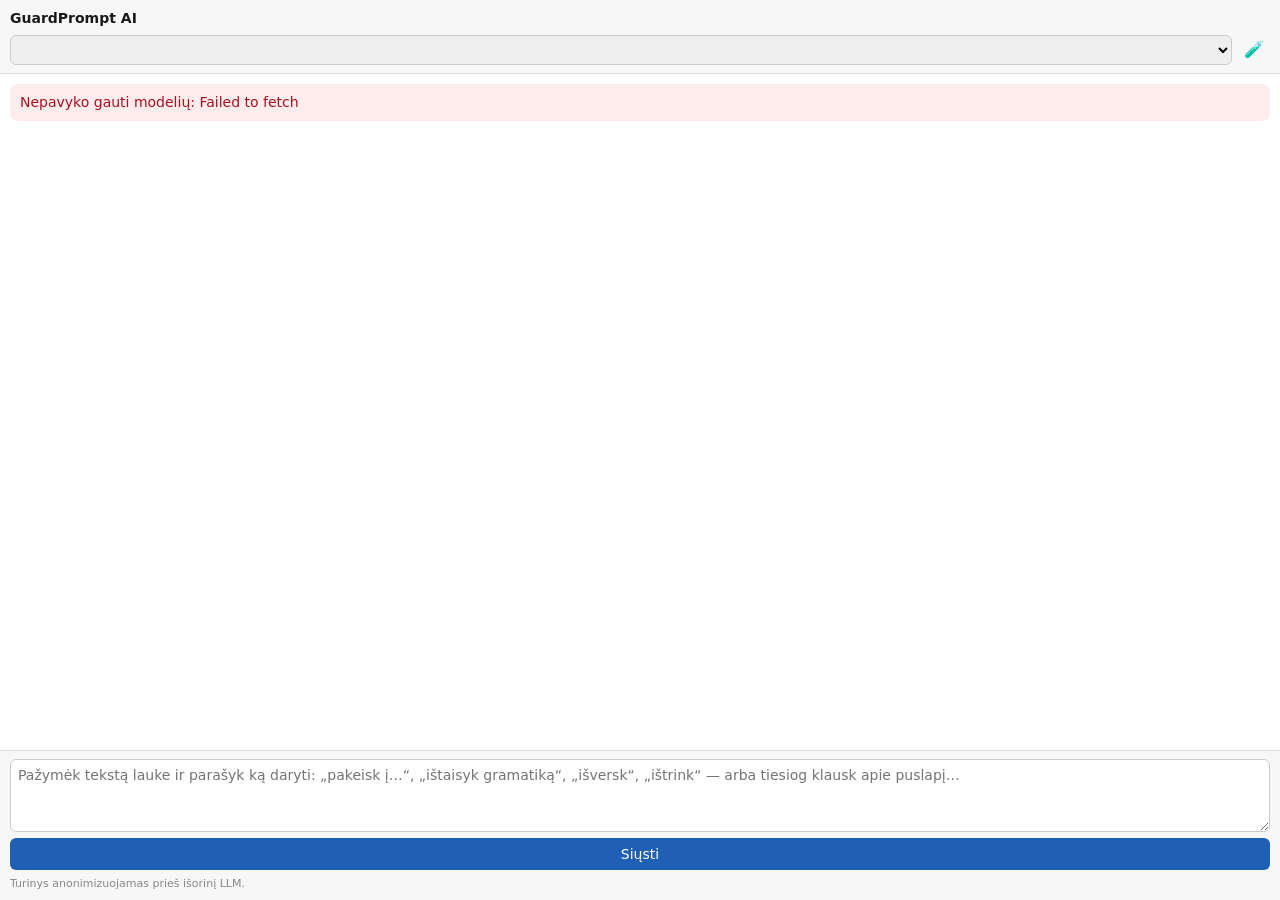
<file: browser-extension/sidepanel.html>
<!doctype html>
<html lang="lt">
<head>
  <meta charset="utf-8" />
  <meta name="viewport" content="width=device-width, initial-scale=1" />
  <link rel="stylesheet" href="sidepanel.css" />
  <title>GuardPrompt AI</title>
</head>
<body>
  <header>
    <div class="brandrow">
      <img id="brandLogo" class="brandlogo" alt="" />
      <span class="brand" id="brandName">GuardPrompt AI</span>
    </div>
    <div class="modelrow">
      <select id="model" title="Modelis"></select>
      <button id="test" title="Testas: ar anonimizacija veikia" class="icon">🧪</button>
    </div>
  </header>

  <main id="log" aria-live="polite"></main>

  <footer>
    <textarea id="q" rows="3" placeholder="Pažymėk tekstą lauke ir parašyk ką daryti: „pakeisk į…“, „ištaisyk gramatiką“, „išversk“, „ištrink“ — arba tiesiog klausk apie puslapį…"></textarea>
    <button id="send">Siųsti</button>
    <button id="stop" class="hidden stopbtn">⏹ Stabdyti</button>
    <p class="muted" id="note">Turinys anonimizuojamas prieš išorinį LLM.</p>
  </footer>

  <script src="env-config.js"></script>
  <script src="sidepanel.js"></script>
</body>
</html>
</file>
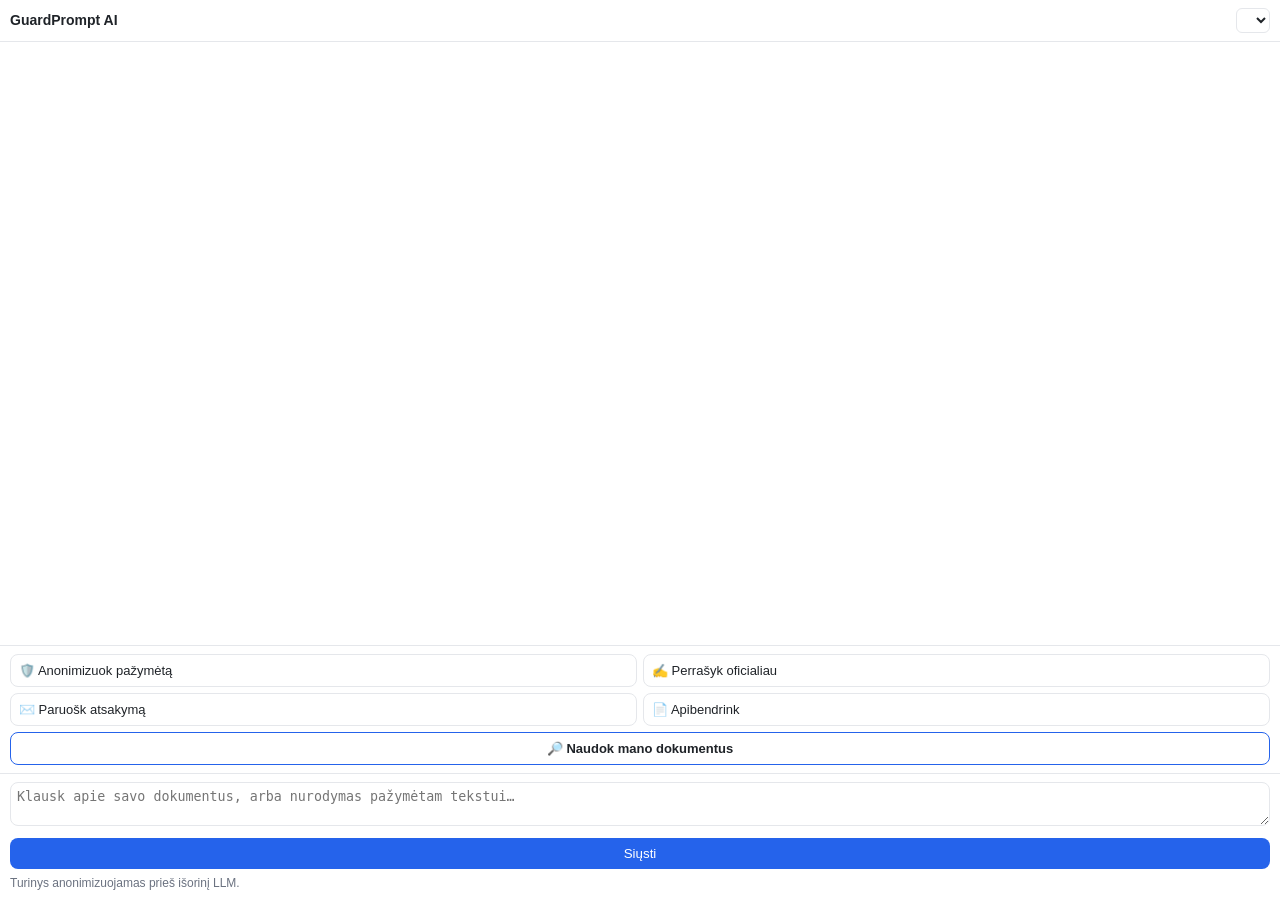
<file: office-addin/taskpane.html>
<!doctype html>
<html lang="lt">
<head>
  <meta charset="utf-8" />
  <meta name="viewport" content="width=device-width, initial-scale=1" />
  <link rel="stylesheet" href="taskpane.css" />
  <title>GuardPrompt AI</title>
  <!-- Office.js: the bridge to read/write the Word document or Outlook mail. Loaded
       from Microsoft's CDN (required — Office injects the host-specific runtime). -->
  <script src="https://appsforoffice.microsoft.com/lib/1/hosted/office.js"></script>
</head>
<body>
  <header>
    <div class="brandrow">
      <img id="brandLogo" class="brandlogo" alt="" />
      <span class="brand" id="brandName">GuardPrompt AI</span>
    </div>
    <div class="modelrow">
      <select id="model" title="Modelis"></select>
    </div>
  </header>

  <main id="log" aria-live="polite"></main>

  <section id="actions">
    <button class="act" data-op="anon">🛡️ Anonimizuok pažymėtą</button>
    <button class="act" data-op="rewrite">✍️ Perrašyk oficialiau</button>
    <button class="act" data-op="reply">✉️ Paruošk atsakymą</button>
    <button class="act" data-op="summary">📄 Apibendrink</button>
    <button class="act wide" id="useDocs">🔎 Naudok mano dokumentus</button>
  </section>

  <footer>
    <textarea id="q" rows="2" placeholder="Klausk apie savo dokumentus, arba nurodymas pažymėtam tekstui…"></textarea>
    <div class="btnrow">
      <button id="send">Siųsti</button>
      <button id="stop" class="hidden stopbtn">⏹ Stabdyti</button>
    </div>
    <p class="muted" id="note">Turinys anonimizuojamas prieš išorinį LLM.</p>
  </footer>

  <script src="env-config.js"></script>
  <script src="taskpane.js"></script>
</body>
</html>
</file>
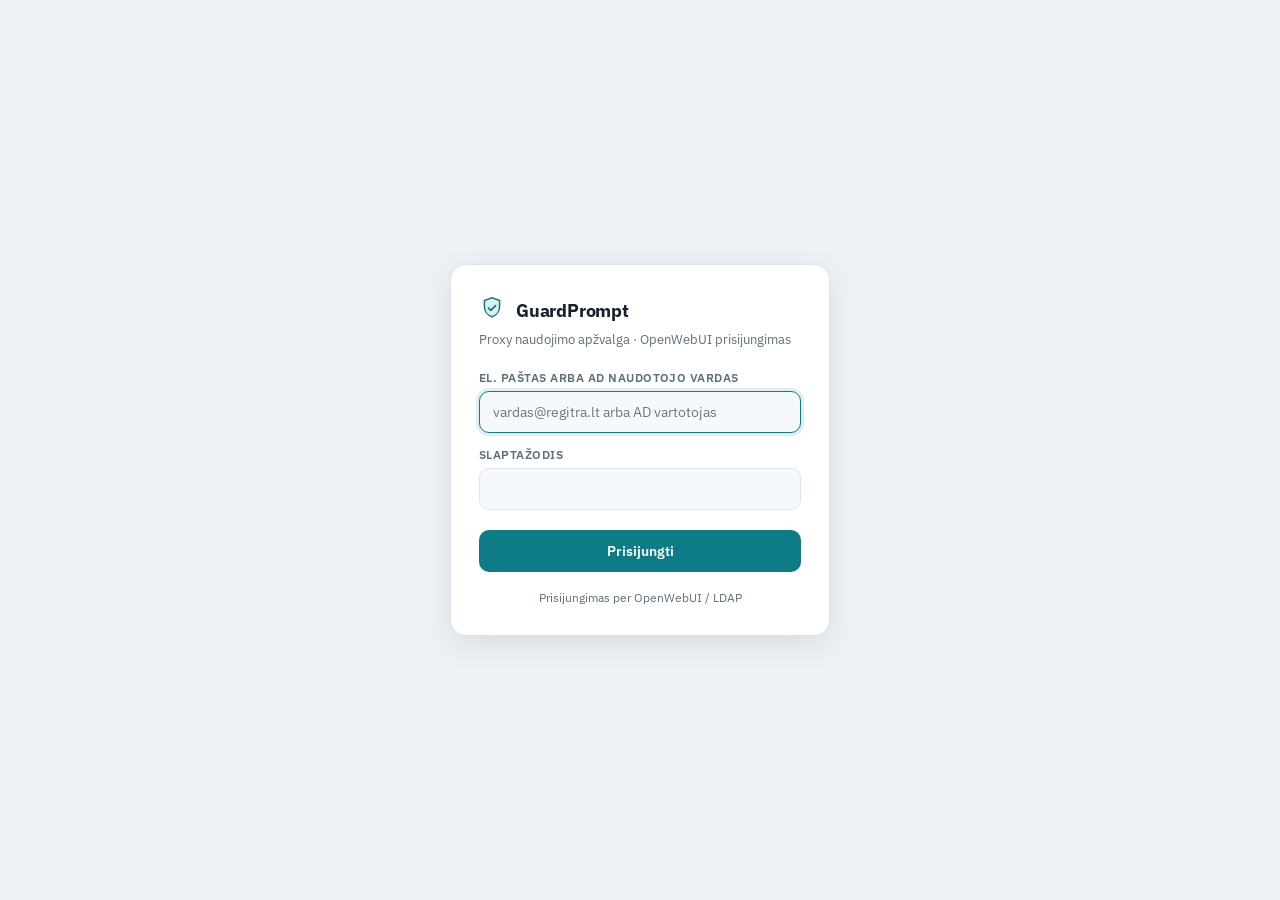
<file: gp-usage/static/login.html>
<!doctype html><html lang="lt"><head><meta charset="utf-8"><meta name="viewport" content="width=device-width,initial-scale=1">
<title>Prisijungimas · Proxy naudojimas</title>
<link rel="preconnect" href="https://fonts.googleapis.com"><link rel="preconnect" href="https://fonts.gstatic.com" crossorigin>
<link rel="stylesheet" href="https://fonts.googleapis.com/css2?family=IBM+Plex+Sans:wght@400;500;600;700&display=swap">
<style>
:root{--ground:#eef2f6;--surface:#fff;--surface-2:#f6f9fb;--ink:#132330;--muted:#5c6f7e;--border:#dde5ec;--accent:#0e7c86;--accent-soft:#dcf0f2;--crit:#bd3b2f;--crit-soft:#f7dfdc;--shadow:0 8px 30px rgba(19,35,48,.10)}
@media (prefers-color-scheme:dark){:root{--ground:#0c141d;--surface:#111e29;--surface-2:#0f1a24;--ink:#e7eef4;--muted:#93a5b3;--border:#22323f;--accent:#28b7c3;--accent-soft:#13313a;--crit:#e0645a;--crit-soft:#331b19;--shadow:0 10px 40px rgba(0,0,0,.5)}}
*{box-sizing:border-box}html,body{height:100%}
body{margin:0;background:var(--ground);color:var(--ink);font-family:"IBM Plex Sans",system-ui,sans-serif;display:grid;place-items:center;padding:20px}
.card{width:100%;max-width:380px;background:var(--surface);border:1px solid var(--border);border-radius:16px;box-shadow:var(--shadow);padding:30px 28px}
.brand{display:flex;align-items:center;gap:11px;margin-bottom:6px}
.brand .s{color:var(--accent)}
.brand b{font-weight:700;font-size:18px;letter-spacing:-.2px}
.sub{color:var(--muted);font-size:13px;margin:2px 0 22px}
label{display:block;font-size:12px;font-weight:600;color:var(--muted);margin:14px 0 6px;text-transform:uppercase;letter-spacing:.04em}
input{width:100%;border:1px solid var(--border);background:var(--surface-2);color:var(--ink);border-radius:10px;padding:11px 13px;font:inherit;font-size:14px;outline:none}
input:focus{border-color:var(--accent);box-shadow:0 0 0 3px var(--accent-soft)}
button{width:100%;margin-top:20px;border:0;background:var(--accent);color:#fff;font:inherit;font-weight:600;font-size:14px;padding:12px;border-radius:10px;cursor:pointer}
button:hover{filter:brightness(1.06)}
.err{background:var(--crit-soft);color:var(--crit);border-radius:10px;padding:10px 12px;font-size:13px;margin-top:16px;font-weight:500}
.foot{color:var(--muted);font-size:11.5px;text-align:center;margin-top:18px}
</style></head><body>
<form class="card" method="post" action="login">
  <div class="brand"><span class="s"><svg width="26" height="26" viewBox="0 0 24 24" fill="none"><path d="M12 2.5l7 2.6v5.4c0 4.6-3 8.3-7 9.6-4-1.3-7-5-7-9.6V5.1l7-2.6z" fill="currentColor" opacity=".13"/><path d="M12 2.5l7 2.6v5.4c0 4.6-3 8.3-7 9.6-4-1.3-7-5-7-9.6V5.1l7-2.6z" stroke="currentColor" stroke-width="1.4"/><path d="M8.7 12l2.2 2.2 4.4-4.4" stroke="currentColor" stroke-width="1.6" stroke-linecap="round" stroke-linejoin="round"/></svg></span><b>GuardPrompt</b></div>
  <div class="sub">Proxy naudojimo apžvalga · OpenWebUI prisijungimas</div>
  <label for="email">El. paštas arba AD naudotojo vardas</label>
  <input id="email" name="email" type="text" autocomplete="username" required autofocus
         placeholder="vardas@regitra.lt arba AD vartotojas">
  <label for="password">Slaptažodis</label>
  <input id="password" name="password" type="password" autocomplete="current-password" required>
  <button type="submit">Prisijungti</button>
  <!--ERR-->
  <div class="foot">Prisijungimas per OpenWebUI / LDAP</div>
</form>
</body></html>
</file>
<file: browser-extension/sidepanel.css>
* { box-sizing: border-box; }
:root {
  /* Accent used by the primary button. A calm corporate blue by default; a deployment
     overrides it at runtime from brand.json ("color") — see loadBrand(). */
  --gp-accent: #1f5fb4;
}
body {
  margin: 0; font: 14px/1.45 system-ui, sans-serif;
  display: flex; flex-direction: column; height: 100vh;
  color: #1a1a1a; background: #fff;
}
@media (prefers-color-scheme: dark) {
  body { color: #e6e6e6; background: #1c1c1e; }
  header, footer { background: #242426; border-color: #333; }
  textarea, input, select { background: #2c2c2e; color: #e6e6e6; border-color: #444; }
  .msg.a { background: #26302a; }
  .msg.u { background: #2a2d33; }
}
header {
  display: flex; flex-direction: column; gap: 6px; padding: 8px 10px;
  border-bottom: 1px solid #e2e2e2; background: #f7f7f8;
}
.brand { font-weight: 600; }
.brandrow { display: flex; align-items: center; gap: 6px; }
.modelrow { display: flex; align-items: center; gap: 6px; }
.modelrow select { flex: 1; max-width: none; }
.brandlogo { height: 20px; width: auto; max-width: 130px; display: none; vertical-align: middle; }
select, input, textarea { border: 1px solid #ccc; border-radius: 6px; padding: 5px 7px; font: inherit; }
select { max-width: 45%; }
button { border: 0; border-radius: 6px; padding: 6px 12px; background: var(--gp-accent); color: #fff; cursor: pointer; font: inherit; }
button:hover { filter: brightness(1.08); }
button.icon { background: transparent; padding: 4px 6px; font-size: 16px; }
button.stopbtn { background: #b23b3b; }
main { flex: 1; overflow-y: auto; padding: 10px; display: flex; flex-direction: column; gap: 8px; }
.msg { padding: 8px 10px; border-radius: 8px; white-space: pre-wrap; word-wrap: break-word; }
.msg.u { background: #eef1f6; }
.msg.a { background: #e9f3ec; }
.msg.err { background: #fdecec; color: #a12; }
footer { padding: 8px 10px; border-top: 1px solid #e2e2e2; background: #f7f7f8; display: flex; flex-direction: column; gap: 6px; }
.ctxrow { display: flex; gap: 14px; font-size: 12px; }
textarea { width: 100%; resize: vertical; }
.muted { color: #888; font-size: 11px; margin: 0; }
.settings { padding: 10px; border-bottom: 1px solid #e2e2e2; display: flex; flex-direction: column; gap: 6px; }
.settings input { width: 100%; }
.actions { display: flex; flex-wrap: wrap; gap: 6px; margin-top: 8px; }
button.mini { background: #5a5a5a; padding: 3px 9px; font-size: 11px; }
@media (prefers-color-scheme: dark) { button.mini { background: #3a3a3c; } }
.hidden { display: none; }
</file>
<file: office-addin/taskpane.css>
:root{
  --gp-accent:#2563eb;
  --bg:#ffffff; --fg:#1f2328; --muted:#6b7280; --line:#e5e7eb; --err:#b91c1c;
  --a-bg:#f3f4f6;
}
@media (prefers-color-scheme: dark){
  :root{ --bg:#1f2328; --fg:#e6e6e6; --muted:#9aa0a6; --line:#33383d; --a-bg:#2a2f34; }
}
*{ box-sizing:border-box; }
html,body{ margin:0; height:100%; background:var(--bg); color:var(--fg);
  font:14px/1.45 -apple-system,Segoe UI,Roboto,sans-serif; }
body{ display:flex; flex-direction:column; }
header{ display:flex; align-items:center; justify-content:space-between; gap:8px;
  padding:8px 10px; border-bottom:1px solid var(--line); }
.brandrow{ display:flex; align-items:center; gap:6px; min-width:0; }
.brandlogo{ height:20px; display:none; }
.brand{ font-weight:600; white-space:nowrap; overflow:hidden; text-overflow:ellipsis; }
.modelrow select{ max-width:130px; background:var(--bg); color:var(--fg);
  border:1px solid var(--line); border-radius:6px; padding:3px 6px; }
main#log{ flex:1; overflow:auto; padding:10px; display:flex; flex-direction:column; gap:8px; }
.msg{ padding:8px 10px; border-radius:8px; white-space:pre-wrap; word-break:break-word; }
.msg.u{ background:var(--gp-accent); color:#fff; align-self:flex-end; max-width:90%; }
.msg.a{ background:var(--a-bg); align-self:flex-start; max-width:95%; }
.msg.err{ background:#fee2e2; color:var(--err); }
section#actions{ display:grid; grid-template-columns:1fr 1fr; gap:6px; padding:8px 10px;
  border-top:1px solid var(--line); }
.act{ padding:8px; border:1px solid var(--line); border-radius:8px; background:var(--bg);
  color:var(--fg); cursor:pointer; font-size:13px; text-align:left; }
.act:hover{ border-color:var(--gp-accent); }
.act:disabled{ opacity:.5; cursor:default; }
.act.wide{ grid-column:1 / -1; text-align:center; border-color:var(--gp-accent); font-weight:600; }
.src{ font-size:12px; color:var(--muted); margin-top:4px; }
.src a{ color:var(--gp-accent); }
footer{ padding:8px 10px; border-top:1px solid var(--line); }
textarea#q{ width:100%; resize:vertical; background:var(--bg); color:var(--fg);
  border:1px solid var(--line); border-radius:8px; padding:6px; }
.btnrow{ display:flex; gap:6px; margin-top:6px; }
#send{ flex:1; padding:8px; border:0; border-radius:8px; background:var(--gp-accent);
  color:#fff; cursor:pointer; }
.stopbtn{ background:#6b7280; }
.hidden{ display:none; }
.muted{ color:var(--muted); font-size:12px; margin:6px 0 0; }
</file>
